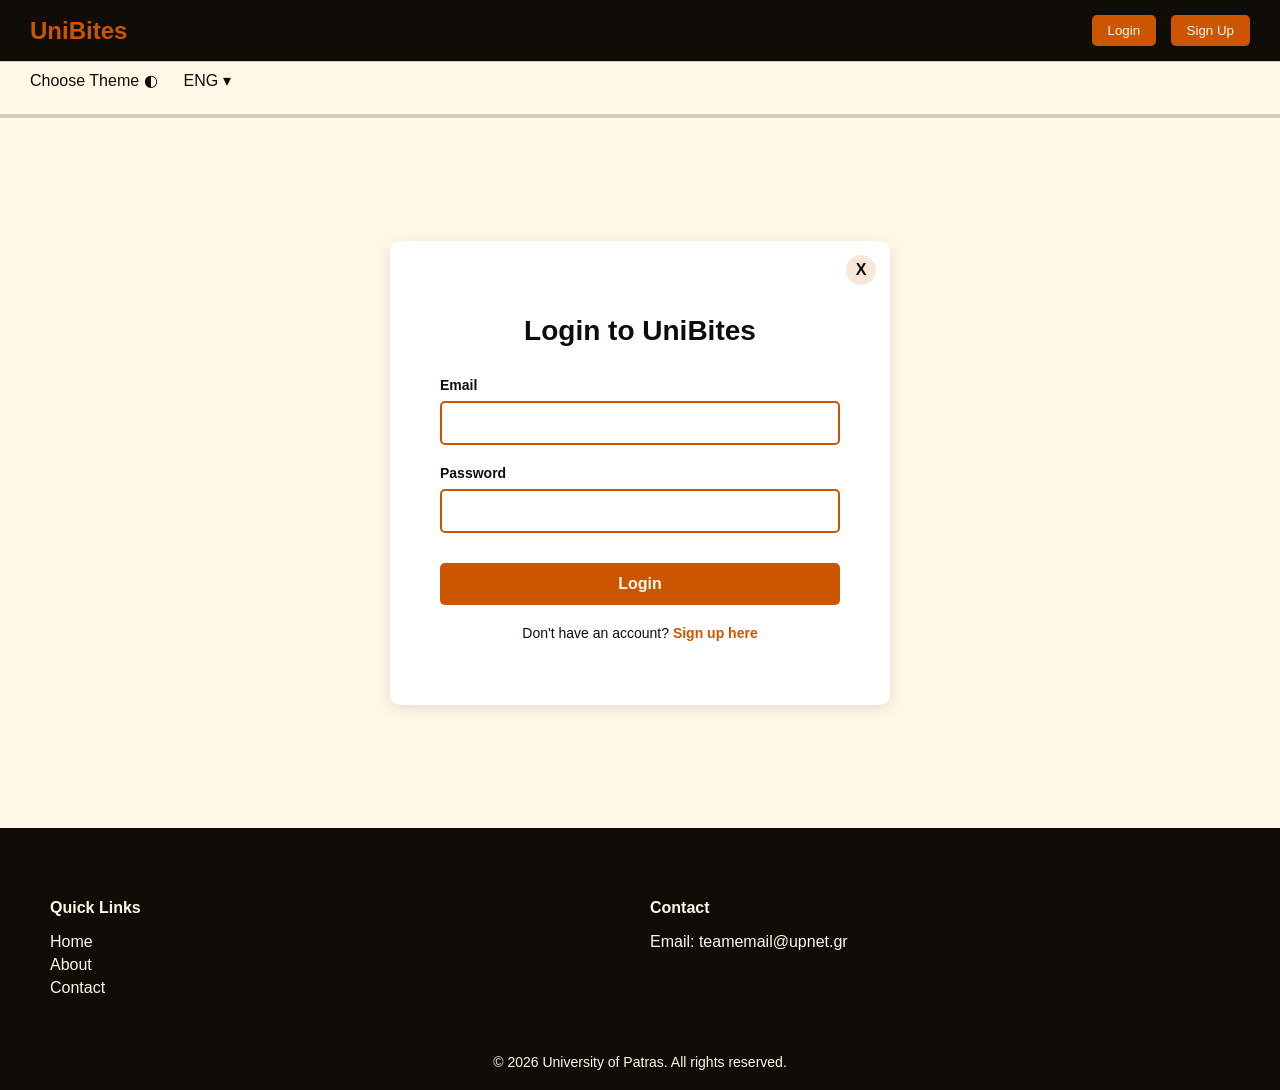
<file: login_register/login.html>
<!DOCTYPE html>
<html>
<head>
    <meta charset="UTF-8">
    <meta name="viewport" content="width=device-width, initial-scale=1.0">
    <title>Login - UniBites</title>
    <link rel="stylesheet" href="login.css">
</head>
<body>

    <!-- NAVIGATION BAR -->
    <nav class="navbar">
        <div class="logo"><a href="../index.html">UniBites</a></div>
        <div class="nav-buttons">
            <button class="login" data-i18n="login">Login</button>
            <button class="signup"><a href="register.html" data-i18n="signup">Sign Up</a></button>
        </div>
    </nav>

        <section class="utility-bar" aria-label="Theme and language controls">
        <div class="utility-group">
                <button class="utility-trigger" type="button" data-menu-target="theme-menu" aria-expanded="false" aria-controls="theme-menu">
                    <span data-i18n="chooseTheme">Choose Theme</span> ◐
                </button>
                <div class="utility-menu" id="theme-menu">
                    <label>
                        <input type="radio" name="theme" value="dark">
                        <span data-i18n="dark">Dark</span>
                    </label>
                    <label>
                        <input type="radio" name="theme" value="light" checked>
                        <span data-i18n="light">Light</span>
                    </label>
                </div>
            </div>

            <div class="utility-group">
            <button class="utility-trigger" type="button" data-menu-target="language-menu" aria-expanded="false" aria-controls="language-menu">
                <span id="language-label">ENG</span> ▾
            </button>
            <div class="utility-menu" id="language-menu">
                <label>
                    <input type="radio" name="language" value="en" checked>
                    English(EN)
                </label>
                <label>
                    <input type="radio" name="language" value="gr">
                    Ελληνικά(GR)
                </label>
            </div>
        </div>
    </section>

    <!-- LOGIN FORM -->
    <section class="auth-container">
        <div class="auth-form">
            <a class="auth-close" href="../index.html" aria-label="Close and return to home">X</a>
            <h2 data-i18n="loginTitle">Login to UniBites</h2>
            <form>
                <div class="form-group">
                    <label for="email" data-i18n="email">Email</label>
                    <input type="email" id="email" name="email" required>
                </div>
                <div class="form-group">
                    <label for="password" data-i18n="password">Password</label>
                    <input type="password" id="password" name="password" required>
                </div>
                <button type="submit" class="auth-button" data-i18n="login">Login</button>
            </form>
            <p class="form-footer">
                <span data-i18n="noAccount">Don't have an account?</span>
                <a href="register.html" data-i18n="signupHere">Sign up here</a>
            </p>
        </div>
    </section>

    <footer class="footer">
    <div class="footer-content">
        <div class="footer-section links">
        <h4 data-i18n="quickLinks">Quick Links</h4>
        <ul>
            <li><a href="../index.html" data-i18n="home">Home</a></li>
            <li><a href="#" data-i18n="about">About</a></li>
            <li><a href="#" data-i18n="contact">Contact</a></li>
        </ul>
        </div>
        <div class="footer-section contact">
        <h4 data-i18n="contact">Contact</h4>
        <p>Email: teamemail@upnet.gr</p>
        </div>
    </div>
    <div class="footer-bottom">
        &copy; 2026 University of Patras. All rights reserved.
    </div>
    </footer>

    <script src="login.js"></script>

</body>
</html>
</file>
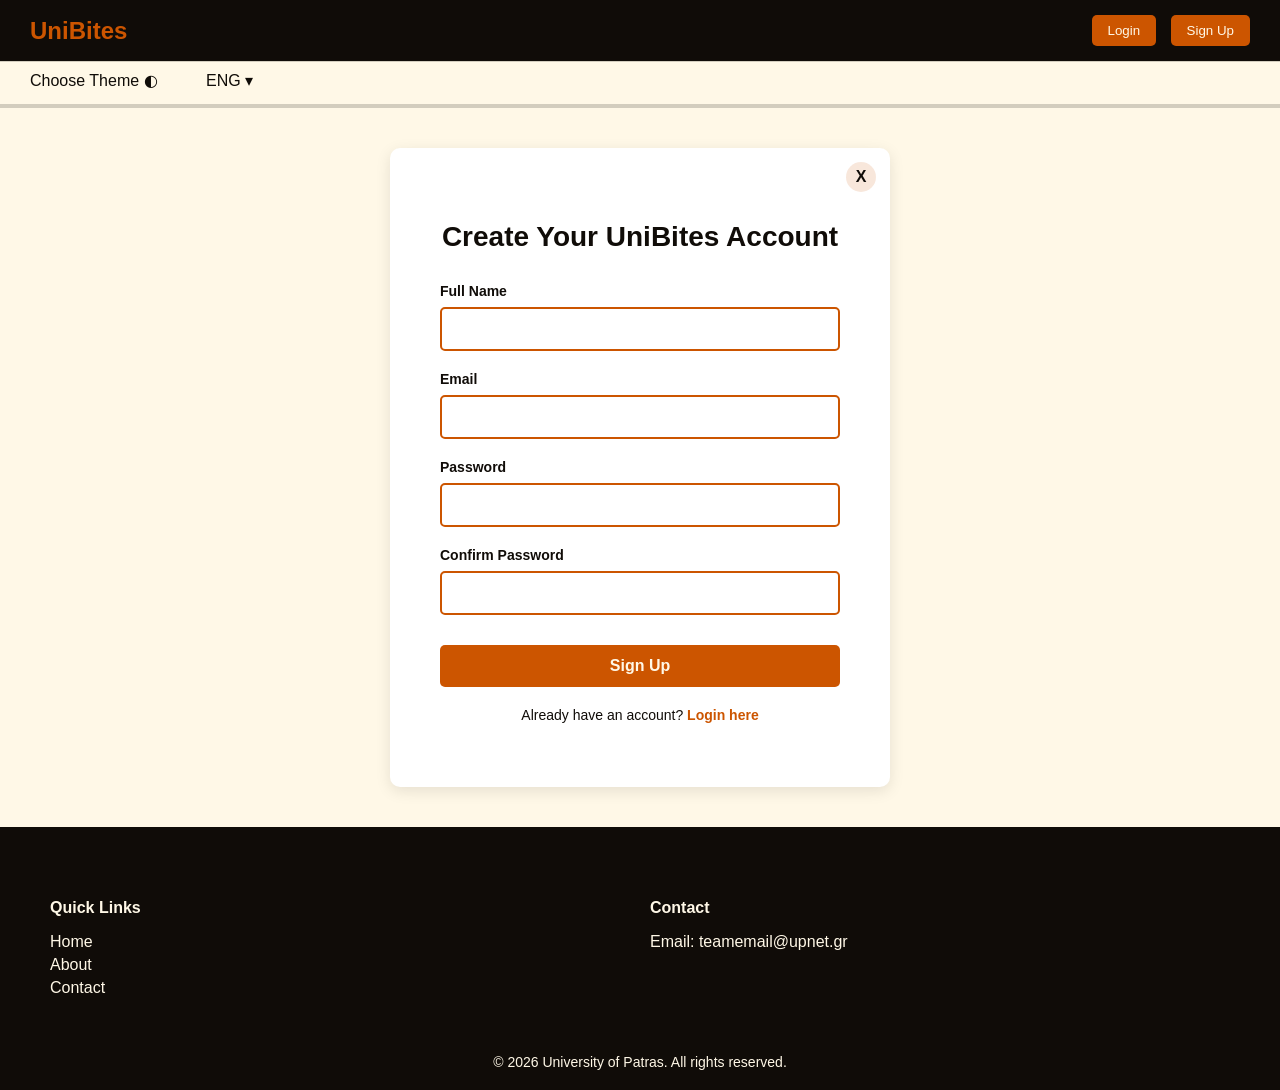
<file: login_register/register.html>
<!DOCTYPE html>
<html>
<head>
    <meta charset="UTF-8">
    <meta name="viewport" content="width=device-width, initial-scale=1.0">
    <title>Sign Up - UniBites</title>
    <link rel="stylesheet" href="register.css">
</head>
<body>

    <!-- NAVIGATION BAR -->
    <nav class="navbar">
        <div class="logo"><a href="../index.html">UniBites</a></div>
        <div class="nav-buttons">
            <button class="login"><a href="login.html" data-i18n="login">Login</a></button>
            <button class="signup" data-i18n="signup">Sign Up</button>
        </div>
    </nav>

        <section class="utility-bar" aria-label="Theme and language controls">
        <div class="utility-group">
                <button class="utility-trigger" type="button" data-menu-target="theme-menu" aria-expanded="false" aria-controls="theme-menu">
                    <span data-i18n="chooseTheme">Choose Theme</span> ◐
                </button>
                <div class="utility-menu" id="theme-menu">
                    <label>
                        <input type="radio" name="theme" value="dark">
                        <span data-i18n="dark">Dark</span>
                    </label>
                    <label>
                        <input type="radio" name="theme" value="light" checked>
                        <span data-i18n="light">Light</span>
                    </label>
                </div>
            </div>

            <div class="utility-group">
            <button class="utility-trigger" type="button" data-menu-target="language-menu" aria-expanded="false" aria-controls="language-menu">
                <span id="language-label">ENG</span> ▾
            </button>
            <div class="utility-menu" id="language-menu">
                <label>
                    <input type="radio" name="language" value="en" checked>
                    English(EN)
                </label>
                <label>
                    <input type="radio" name="language" value="gr">
                    Ελληνικά(GR)
                </label>
            </div>
        </div>
    </section>

    <!-- REGISTER FORM -->
    <section class="auth-container">
        <div class="auth-form">
            <a class="auth-close" href="../index.html" aria-label="Close and return to home">X</a>
            <h2 data-i18n="registerTitle">Create Your UniBites Account</h2>
            <form>
                <div class="form-group">
                    <label for="name" data-i18n="fullName">Full Name</label>
                    <input type="text" id="name" name="name" required>
                </div>
                <div class="form-group">
                    <label for="email" data-i18n="email">Email</label>
                    <input type="email" id="email" name="email" required>
                </div>
                <div class="form-group">
                    <label for="password" data-i18n="password">Password</label>
                    <input type="password" id="password" name="password" required>
                </div>
                <div class="form-group">
                    <label for="confirm-password" data-i18n="confirmPassword">Confirm Password</label>
                    <input type="password" id="confirm-password" name="confirm-password" required>
                </div>
                <button type="submit" class="auth-button" data-i18n="signup">Sign Up</button>
            </form>
            <p class="form-footer">
                <span data-i18n="haveAccount">Already have an account?</span>
                <a href="login.html" data-i18n="loginHere">Login here</a>
            </p>
        </div>
    </section>

    <footer class="footer">
    <div class="footer-content">
        <div class="footer-section links">
        <h4 data-i18n="quickLinks">Quick Links</h4>
        <ul>
            <li><a href="../index.html" data-i18n="home">Home</a></li>
            <li><a href="#" data-i18n="about">About</a></li>
            <li><a href="#" data-i18n="contact">Contact</a></li>
        </ul>
        </div>
        <div class="footer-section contact">
        <h4 data-i18n="contact">Contact</h4>
        <p>Email: teamemail@upnet.gr</p>
        </div>
    </div>
    <div class="footer-bottom">
        &copy; 2026 University of Patras. All rights reserved.
    </div>
    </footer>

    <script src="register.js"></script>

</body>
</html>
</file>
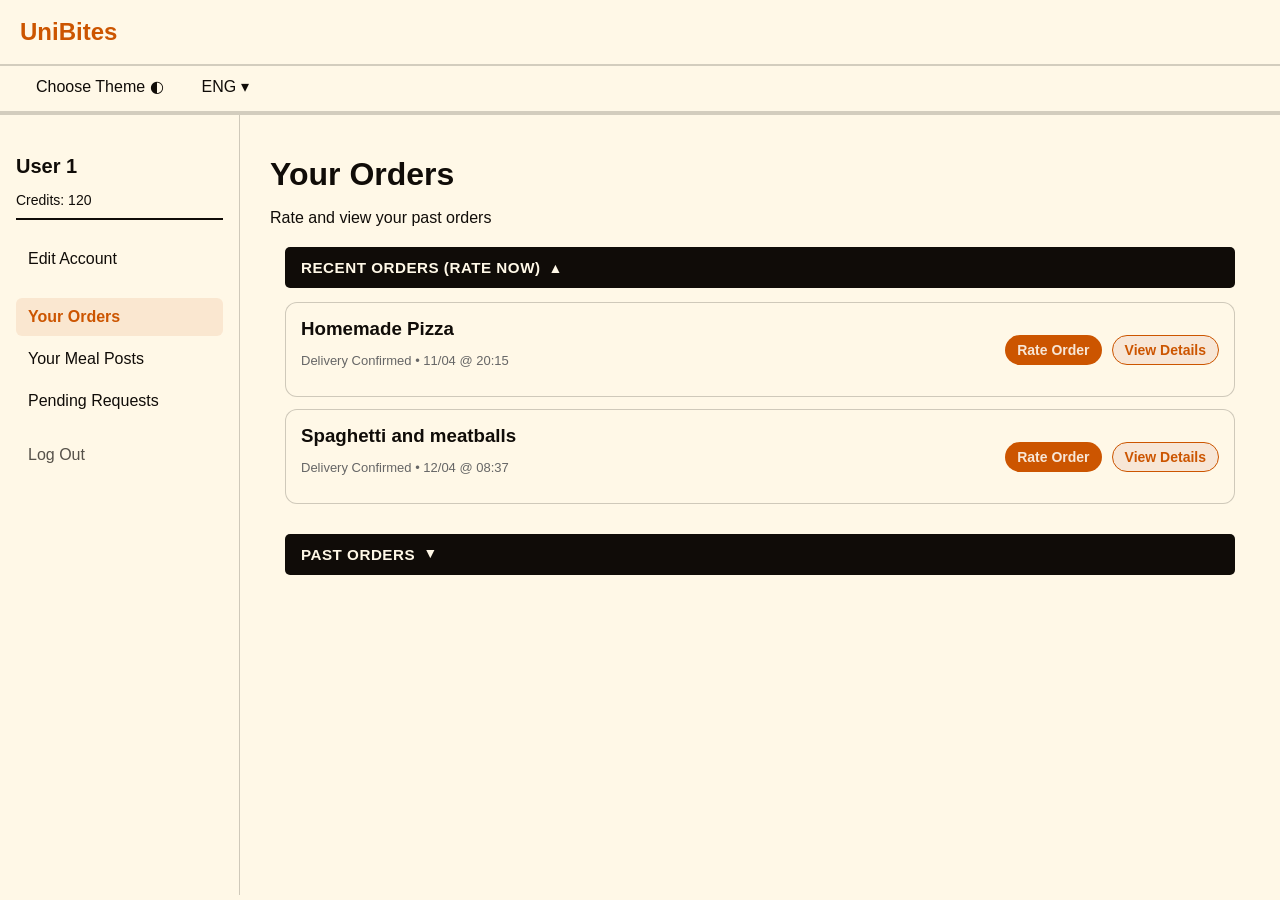
<file: user_orders/user_orders.html>
<!DOCTYPE html>
<html lang="en">
<head>
    <meta charset="UTF-8" />
    <meta name="viewport" content="width=device-width, initial-scale=1.0" />
    <title>UniBites | Your Orders</title>
    <link rel="stylesheet" href="user_orders.css">
</head>

<body class="theme-light">

    <!-- TOP NAV -->
    <header class="topbar">
        <div class="topbar-left">
            <a class="logo" href="/">UniBites</a>
        </div>
    </header>

    <!-- UTILITY BAR -->
    <section class="utility-bar" aria-label="Theme and language controls">

        <div class="utility-group">
            <button class="utility-trigger" type="button">
                <span data-i18n="chooseTheme">Choose Theme</span> ◐
            </button>

            <div class="utility-menu">
                <label>
                    <input type="radio" name="theme" value="dark">
                    <span data-i18n="dark">Dark</span>
                </label>
                <label>
                    <input type="radio" name="theme" value="light" checked>
                    <span data-i18n="light">Light</span>
                </label>
            </div>
        </div>

        <div class="utility-group">
            <button class="utility-trigger" type="button">
                <span id="language-label">ENG</span> ▾
            </button>

            <div class="utility-menu">
                <label>
                    <input type="radio" name="language" value="en" checked>
                    English (EN)
                </label>
                <label>
                    <input type="radio" name="language" value="gr">
                    Ελληνικά (GR)
                </label>
            </div>
        </div>
    </section>

    <!-- MAIN LAYOUT -->
    <div class="layout orders-layout">

        <!-- RIGHT SIDEBAR (ACCOUNT MENU) -->
        <aside class="account-sidebar">

            <!-- ACCOUNT INFO -->
            <section class="account-box">
                <h3 class="username">User 1</h3>
                <p class="credits">Credits: 120</p>
                <a href="/edit-account" class="menu-link">Edit Account</a>
            </section>

            <!-- MENU -->
            <nav class="account-menu">
                <a href="/orders" class="menu-link active">Your Orders</a>
                <a href="/meal-posts" class="menu-link">Your Meal Posts</a>
                <a href="/pending-requests" class="menu-link">Pending Requests</a>
                <a href="/logout" class="menu-link logout">Log Out</a>
            </nav>

        </aside>

        <!-- MAIN CONTENT -->
        <main class="main orders-main">

            <!-- PAGE TITLE -->
            <header  class="page-heading">
                <h1>Your Orders</h1>
                <p>Rate and view your past orders</p>
            </header>

            <!-- RECENT ORDERS (24h) -->
            <section class="orders-section">
                <div class="section-title toggle-header">
                    <span>Recent Orders (Rate Now)</span>
                    <span class="toggle-icon">▲</span>
                </div>

                <div class="order-list">

                    <!-- ORDER CARD -->
                    <article class="order-card highlight">
                        <div class="order-info">
                            <h3 class="post-title">Homemade Pizza</h3>
                            <p class="order-meta">Delivery Confirmed • 11/04 @ 20:15</p>
                        </div>

                        <div class="order-actions">
                            <button class="btn primary">Rate Order</button>
                            <button class="btn secondary">View Details</button>
                        </div>
                    </article>

                    <article class="order-card highlight">
                        <div class="order-info">
                            <h3 class="post-title">Spaghetti and meatballs</h3>
                            <p class="order-meta">Delivery Confirmed • 12/04 @ 08:37</p>
                        </div>

                        <div class="order-actions">
                            <button class="btn primary">Rate Order</button>
                            <button class="btn secondary">View Details</button>
                        </div>
                    </article>

                </div>
            </section>

            <!-- PAST ORDERS -->
            <section class="orders-section">
                <div class="section-title toggle-header collapsed">
                    <span>Past Orders</span>
                    <span class="toggle-icon">▲</span>
                </div>

                <div class="order-list hidden">

                    <article class="order-card">
                        <div class="order-info">
                            <h3 class="post-title">Spaghetti Bolonese</h3>
                            <p class="order-meta">Delivery Confirmed • 03/04 @ 18:30</p>
                        </div>

                        <div class="order-actions">
                            <button class="btn secondary">View Details</button>
                        </div>
                    </article>

                    <article class="order-card">
                        <div class="order-info">
                            <h3 class="post-title">Rizotto</h3>
                            <p class="order-meta">Delivery Confirmed • 23/03 @ 15:12</p>
                        </div>

                        <div class="order-actions">
                            <button class="btn secondary">View Details</button>
                        </div>
                    </article>

                </div>
            </section>

        </main>

    </div>

    <script src="user_orders.js"></script>

</body>
</html>
</file>
<file: login_register/login.css>
body {
    margin: 0;
    font-family: "Trebuchet MS", Helvetica, sans-serif;
    background-color: #fff8e7;
}

body.theme-light {
    background-color: #fff8e7;
    color: #100C08;
}

body.theme-dark {
    background-color: #1a1714;
    color: #f7e6d6;
}

.navbar {
    display: flex;
    justify-content: space-between;
    align-items: center;
    background-color: #100C08;
    color: #cc5500;
    padding: 15px 30px;
}

.logo {
    font-size: 24px;
    font-weight: bold;
}

.logo a {
    color: #cc5500;
    text-decoration: none;
}

.nav-buttons button {
    margin-left: 10px;
    padding: 8px 16px;
    border: none;
    cursor: pointer;
    border-radius: 5px;
}

.nav-buttons .login,
.nav-buttons .signup {
    background-color: #cc5500;
    color: #fff8e7;
}

.nav-buttons a {
    color: #fff8e7;
    text-decoration: none;
}

.utility-bar {
    display: flex;
    align-items: flex-start;
    gap: 26px;
    padding: 10px 30px 14px;
    background-color: #fff8e7;
    border-top: 1px solid rgba(16, 12, 8, 0.18);
    border-bottom: 4px solid rgba(16, 12, 8, 0.18);
}

.utility-group {
    position: relative;
    min-width: 110px;
    min-height: 28px;
}

.utility-trigger {
    background: none;
    border: none;
    color: #100C08;
    font-size: 16px;
    line-height: 1;
    cursor: pointer;
    padding: 0;
    font-family: "Trebuchet MS", Helvetica, sans-serif;
    opacity: 1;
    transform: none;
    pointer-events: auto;
    transition: color 0.2s ease;
}

.utility-menu {
    top: 100%;
    margin-top: 0;
    background-color: #e8ddd0;
    border: 1px solid #100C08;
    border-radius: 14px;
    min-width: 120px;
    padding: 8px;
    display: none;
    flex-direction: column;
    gap: 8px;
    color: #100C08;
    box-shadow: 0 2px 6px rgba(0, 0, 0, 0.16);
    position: absolute;
    z-index: 10;
}

.utility-group:hover .utility-menu {
    display: flex;
}

.utility-menu label {
    display: flex;
    align-items: center;
    gap: 8px;
    font-size: 15px;
    cursor: pointer;
}

body.theme-dark .navbar {
    background-color: #100C08;
}

body.theme-dark .logo a,
body.theme-dark .utility-trigger,
body.theme-dark .auth-form h2,
body.theme-dark .form-group label,
body.theme-dark .form-footer {
    color: #f7e6d6;
}

body.theme-dark .utility-bar {
    background-color: #1a1714;
    border-top-color: rgba(247, 230, 214, 0.22);
    border-bottom-color: rgba(247, 230, 214, 0.22);
}

body.theme-dark .utility-menu {
    background-color: #3b342d;
    border-color: #f7e6d6;
    color: #f7e6d6;
}

body.theme-dark .auth-container {
    background-color: #1a1714;
}

body.theme-dark .auth-form {
    background-color: #2a2520;
}

body.theme-dark .form-group input {
    background-color: #1a1714;
    color: #f7e6d6;
    border-color: #cc5500;
}

body.theme-dark .footer {
    background-color: #100C08;
    color: #f7e6d6;
}

.auth-container {
    display: flex;
    justify-content: center;
    align-items: center;
    min-height: 70vh;
    background-color: #fff8e7;
    padding: 40px 20px;
}

.auth-form {
    position: relative;
    background-color: white;
    padding: 50px;
    border-radius: 10px;
    box-shadow: 0 4px 15px rgba(0, 0, 0, 0.1);
    width: 100%;
    max-width: 400px;
}

.auth-close {
    position: absolute;
    top: 14px;
    right: 14px;
    width: 30px;
    height: 30px;
    display: inline-flex;
    align-items: center;
    justify-content: center;
    border-radius: 50%;
    text-decoration: none;
    font-size: 16px;
    font-weight: 700;
    color: #100C08;
    background-color: rgba(204, 85, 0, 0.14);
    transition: background-color 0.2s ease, transform 0.2s ease;
}

.auth-close:hover {
    background-color: rgba(204, 85, 0, 0.24);
    transform: scale(1.05);
}

body.theme-dark .auth-close {
    color: #f7e6d6;
    background-color: rgba(247, 230, 214, 0.14);
}

body.theme-dark .auth-close:hover {
    background-color: rgba(247, 230, 214, 0.25);
}

.auth-form h2 {
    text-align: center;
    color: #100C08;
    margin-bottom: 30px;
    font-size: 28px;
}

.form-group {
    margin-bottom: 20px;
}

.form-group label {
    display: block;
    margin-bottom: 8px;
    color: #100C08;
    font-weight: 600;
    font-size: 14px;
}

.form-group input {
    width: 100%;
    padding: 12px 15px;
    border: 2px solid #cc5500;
    border-radius: 5px;
    font-family: "Trebuchet MS", Helvetica, sans-serif;
    font-size: 14px;
    box-sizing: border-box;
    transition: border-color 0.3s;
}

.form-group input:focus {
    outline: none;
    border-color: #cc5500;
    box-shadow: 0 0 5px rgba(204, 85, 0, 0.3);
}

.auth-button {
    width: 100%;
    padding: 12px;
    background-color: #cc5500;
    color: #fff8e7;
    border: none;
    border-radius: 5px;
    font-size: 16px;
    font-weight: bold;
    cursor: pointer;
    transition: background-color 0.3s;
    margin-top: 10px;
}

.auth-button:hover {
    background-color: #d96605;
}

.form-footer {
    text-align: center;
    margin-top: 20px;
    color: #100C08;
    font-size: 14px;
}

.form-footer a {
    color: #cc5500;
    text-decoration: none;
    font-weight: 600;
}

.form-footer a:hover {
    text-decoration: underline;
}

.footer {
    background-color: #100C08;
    color: #fff8e7;
    padding: 40px 20px 20px;
    font-family: "Trebuchet MS", Helvetica, sans-serif;
}

.footer-content {
    display: flex;
    justify-content: space-between;
    flex-wrap: wrap;
    max-width: 1200px;
    margin: 0 auto;
}

.footer-section {
    flex: 1 1 200px;
    margin: 10px;
}

.footer-section h4 {
    margin-bottom: 10px;
}

.footer-section ul {
    list-style: none;
    padding: 0;
}

.footer-section ul li {
    margin-bottom: 5px;
}

.footer-section ul li a {
    color: #fff8e7;
    text-decoration: none;
}

.footer-bottom {
    text-align: center;
    margin-top: 20px;
    font-size: 14px;
    border-top: 1px solid #100C08;
    padding-top: 10px;
}
</file>
<file: login_register/register.css>
body {
    margin: 0;
    font-family: "Trebuchet MS", Helvetica, sans-serif;
    background-color: #fff8e7;
}

body.theme-light {
    background-color: #fff8e7;
    color: #100C08;
}

body.theme-dark {
    background-color: #1a1714;
    color: #f7e6d6;
}

.navbar {
    display: flex;
    justify-content: space-between;
    align-items: center;
    background-color: #100C08;
    color: #cc5500;
    padding: 15px 30px;
}

.logo {
    font-size: 24px;
    font-weight: bold;
}

.logo a {
    color: #cc5500;
    text-decoration: none;
}

.nav-buttons button {
    margin-left: 10px;
    padding: 8px 16px;
    border: none;
    cursor: pointer;
    border-radius: 5px;
}

.nav-buttons .login,
.nav-buttons .signup {
    background-color: #cc5500;
    color: #fff8e7;
}

.nav-buttons a {
    color: #fff8e7;
    text-decoration: none;
}

.utility-bar {
    display: flex;
    align-items: flex-start;
    gap: 26px;
    padding: 10px 30px 14px;
    background-color: #fff8e7;
    border-top: 1px solid rgba(16, 12, 8, 0.18);
    border-bottom: 4px solid rgba(16, 12, 8, 0.18);
}

.utility-group {
    position: relative;
    min-width: 150px;
}

.utility-trigger {
    background: none;
    border: none;
    color: #100C08;
    font-size: 16px;
    line-height: 1;
    cursor: pointer;
    padding: 0;
    font-family: "Trebuchet MS", Helvetica, sans-serif;
}

.utility-menu {
    top: 100%;
    margin-top: 0;
    background-color: #e8ddd0;
    border: 1px solid #100C08;
    border-radius: 14px;
    min-width: 120px;
    padding: 8px;
    display: none;
    flex-direction: column;
    gap: 8px;
    color: #100C08;
    box-shadow: 0 2px 6px rgba(0, 0, 0, 0.16);
    position: absolute;
    z-index: 10;
}

.utility-group:hover .utility-menu {
    display: flex;
}

.utility-menu label {
    display: flex;
    align-items: center;
    gap: 8px;
    font-size: 15px;
    cursor: pointer;
}

body.theme-dark .navbar {
    background-color: #100C08;
}

body.theme-dark .logo a,
body.theme-dark .utility-trigger,
body.theme-dark .auth-form h2,
body.theme-dark .form-group label,
body.theme-dark .form-footer {
    color: #f7e6d6;
}

body.theme-dark .utility-bar {
    background-color: #1a1714;
    border-top-color: rgba(247, 230, 214, 0.22);
    border-bottom-color: rgba(247, 230, 214, 0.22);
}

body.theme-dark .utility-menu {
    background-color: #3b342d;
    border-color: #f7e6d6;
    color: #f7e6d6;
}

body.theme-dark .auth-container {
    background-color: #1a1714;
}

body.theme-dark .auth-form {
    background-color: #2a2520;
}

body.theme-dark .form-group input {
    background-color: #1a1714;
    color: #f7e6d6;
    border-color: #cc5500;
}

body.theme-dark .footer {
    background-color: #100C08;
    color: #f7e6d6;
}

.auth-container {
    display: flex;
    justify-content: center;
    align-items: center;
    min-height: 70vh;
    background-color: #fff8e7;
    padding: 40px 20px;
}

.auth-form {
    position: relative;
    background-color: white;
    padding: 50px;
    border-radius: 10px;
    box-shadow: 0 4px 15px rgba(0, 0, 0, 0.1);
    width: 100%;
    max-width: 400px;
}

.auth-close {
    position: absolute;
    top: 14px;
    right: 14px;
    width: 30px;
    height: 30px;
    display: inline-flex;
    align-items: center;
    justify-content: center;
    border-radius: 50%;
    text-decoration: none;
    font-size: 16px;
    font-weight: 700;
    color: #100C08;
    background-color: rgba(204, 85, 0, 0.14);
    transition: background-color 0.2s ease, transform 0.2s ease;
}

.auth-close:hover {
    background-color: rgba(204, 85, 0, 0.24);
    transform: scale(1.05);
}

body.theme-dark .auth-close {
    color: #f7e6d6;
    background-color: rgba(247, 230, 214, 0.14);
}

body.theme-dark .auth-close:hover {
    background-color: rgba(247, 230, 214, 0.25);
}

.auth-form h2 {
    text-align: center;
    color: #100C08;
    margin-bottom: 30px;
    font-size: 28px;
}

.form-group {
    margin-bottom: 20px;
}

.form-group label {
    display: block;
    margin-bottom: 8px;
    color: #100C08;
    font-weight: 600;
    font-size: 14px;
}

.form-group input {
    width: 100%;
    padding: 12px 15px;
    border: 2px solid #cc5500;
    border-radius: 5px;
    font-family: "Trebuchet MS", Helvetica, sans-serif;
    font-size: 14px;
    box-sizing: border-box;
    transition: border-color 0.3s;
}

.form-group input:focus {
    outline: none;
    border-color: #cc5500;
    box-shadow: 0 0 5px rgba(204, 85, 0, 0.3);
}

.auth-button {
    width: 100%;
    padding: 12px;
    background-color: #cc5500;
    color: #fff8e7;
    border: none;
    border-radius: 5px;
    font-size: 16px;
    font-weight: bold;
    cursor: pointer;
    transition: background-color 0.3s;
    margin-top: 10px;
}

.auth-button:hover {
    background-color: #d96605;
}

.form-footer {
    text-align: center;
    margin-top: 20px;
    color: #100C08;
    font-size: 14px;
}

.form-footer a {
    color: #cc5500;
    text-decoration: none;
    font-weight: 600;
}

.form-footer a:hover {
    text-decoration: underline;
}

.footer {
    background-color: #100C08;
    color: #fff8e7;
    padding: 40px 20px 20px;
    font-family: "Trebuchet MS", Helvetica, sans-serif;
}

.footer-content {
    display: flex;
    justify-content: space-between;
    flex-wrap: wrap;
    max-width: 1200px;
    margin: 0 auto;
}

.footer-section {
    flex: 1 1 200px;
    margin: 10px;
}

.footer-section h4 {
    margin-bottom: 10px;
}

.footer-section ul {
    list-style: none;
    padding: 0;
}

.footer-section ul li {
    margin-bottom: 5px;
}

.footer-section ul li a {
    color: #fff8e7;
    text-decoration: none;
}

.footer-bottom {
    text-align: center;
    margin-top: 20px;
    font-size: 14px;
    border-top: 1px solid #100C08;
    padding-top: 10px;
}
</file>
<file: user_orders/user_orders.css>
:root {
    --primary: #cc5500;
    --bg-light: #fff8e7;
    --bg-dark: #1a1714;
    --text-dark: #100C08;
    --text-light: #f7e6d6;
    --menu-bg-light: #e8ddd0;
    --menu-bg-dark: #26211d;
}

/* ------------------------------
   BODY
------------------------------ */
body {
    margin: 0;
    font-family: "Trebuchet MS", Helvetica, sans-serif;
    background-color: var(--bg-light);
    color: var(--text-dark);
}

body.theme-dark {
    background-color: var(--bg-dark);
    color: var(--text-light);
}

/* ------------------------------
   TOPBAR
------------------------------ */
.topbar {
    display: flex;
    justify-content: space-between;
    align-items: center;
    padding: 0 20px;
    height: 64px;
    background-color: var(--bg-light);
    border-bottom: 1px solid rgba(16,12,8,0.18);
}

body.theme-dark .topbar {
    background-color: var(--bg-dark);
    border-bottom-color: rgba(247, 230, 214, 0.18);
}

.logo {
    font-size: 24px;
    font-weight: bold;
    color: var(--primary);
    text-decoration: none;
}

/* ------------------------------
   UTILITY BAR
------------------------------ */
.utility-bar {
    display: flex;
    align-items: flex-start;
    gap: 26px;
    padding: 10px 30px 14px;
    background-color: var(--bg-light);
    border-top: 1px solid rgba(16, 12, 8, 0.18);
    border-bottom: 4px solid rgba(16, 12, 8, 0.18);
}

.utility-group {
    position: relative;
}

.utility-trigger {
    background: none;
    border: none;
    color: var(--text-dark);
    font-size: 16px;
    cursor: pointer;
    font-family: "Trebuchet MS", Helvetica, sans-serif;
}

.utility-menu {
    display: none;
    position: absolute;
    top: 100%;
    left: 0;
    margin-top: 0;
    background-color: var(--menu-bg-light);
    border: 1px solid var(--text-dark);
    border-radius: 14px;
    padding: 8px;
    flex-direction: column;
    gap: 8px;
    z-index: 10;
}

.utility-group:hover .utility-menu {
    display: flex;
}

body.theme-dark .utility-bar {
    background-color: var(--bg-dark);
}

body.theme-dark .utility-trigger {
    color: var(--text-light);
}

body.theme-dark .utility-menu {
    background-color: var(--menu-bg-dark);
    color: var(--text-light);
    border-color: var(--text-light);
}

/* ------------------------------
   BUTTONS
------------------------------ */
.btn {
    border: none;
    border-radius: 999px;
    padding: 6px 12px;
    cursor: pointer;
    font-weight: bold;
    font-size: 14px;
    transition: transform 0.1s ease, box-shadow 0.1s ease, background-color 0.2s ease, border-color 0.2s ease;
}

.btn:hover {
    box-shadow: 0 2px 6px rgba(0,0,0,0.1);
}   

.btn:active {
    transform: translateY(1px);
}

.btn.primary {
    background-color: var(--primary);
    color: var(--text-light);
}

.btn.secondary {
    background-color: var(--text-light);
    border: 1px solid var(--primary);
    color: var(--primary);
}


/* ------------------------------
   PAGE HEADING
------------------------------ */
.page-heading {
    margin-bottom: 20px;
}

.page-heading h1 {
    margin-bottom: 5px;
}

/* ------------------------------
   LAYOUT
------------------------------ */
.orders-layout {
    display: grid;
    grid-template-columns: 240px 1fr;
    min-height: calc(100vh - 120px);
}

/* ------------------------------
   ORDER SECTIONS
------------------------------ */
.orders-section {
    margin-bottom: 30px;
    padding: 0 15px;
}

.section-title {
    display: block;

    background-color: var(--text-dark);
    color: var(--bg-light);

    padding: 12px 16px;
    border-radius: 5px;

    font-weight: bold;
    font-size: 0.95rem;
    letter-spacing: 0.5px;

    margin-bottom: 14px;
    text-transform: uppercase;

    flex: 1;
}

.section-title.toggle-header {
    display: flex;
    align-items: center;
    gap: 8px;
    cursor: pointer;
}

.section-title.toggle-header:hover {
    opacity: 0.9;
}

/* ARROW */
.toggle-icon {
    font-size: 14px;
    color: inherit;
    transition: transform 0.25s ease-in-out;
}

.section-title.collapsed .toggle-icon {
    transform: rotate(180deg);
}

/* ------------------------------
   ORDER CARDS
------------------------------ */
.orders-main {
    padding: 20px 30px;
}

.order-list {
    display: flex;
    flex-direction: column;
    gap: 12px;
    overflow: hidden;

    max-height: 1000px;
    transition: max-height 0.35s ease, opacity 0.25s ease;
    opacity: 1;

}

.order-list.hidden {
    max-height: 0;
    opacity: 0;
    pointer-events: none;
}

.order-card {
    display: flex;
    justify-content: space-between;
    align-items: center;
    padding: 15px;
    border-radius: 12px;
    border: 1px solid rgba(16,12,8,0.2);
    background-color: var(--bg-light);
}

.order-card:hover {
    border-color: var(--primary);
}

.post-title {
    margin: 0 0 4px;
}

.order-meta {
    font-size: 13px;
    color: #666;
}

.order-actions {
    display: flex;
    gap: 10px;
}

/* ------------------------------
   ACCOUNT SIDEBAR
------------------------------ */
.account-sidebar {
    padding: 20px 16px;
    background-color: var(--bg-light);

    border-right: 1px solid rgba(16,12,8,0.2);

    display: flex;
    flex-direction: column;
}

.account-box {
    margin-bottom: 20px;
}

.account-box .username {
    font-size: 20px;
    margin-bottom: 4px;
}

.account-box .credits {
    font-size: 14px;
    margin-bottom: 20px;
    padding-bottom: 10px;
    border-bottom: 2px solid var(--text-dark);
    
}

.account-menu {
    display: flex;
    flex-direction: column;
    gap: 4px;
}

.menu-link {
    text-decoration: none;
    padding: 10px 12px;
    border-radius: 6px;
    color: var(--text-dark);
    display: block;
    transition: background 0.15s ease;
}

.menu-link:hover {
    background-color: var(--menu-bg-light);
}

.menu-link.active {
    font-weight: bold;
    background-color: rgba(204, 85, 0, 0.1);
    color: var(--primary);
}

.menu-link.logout {
    margin-top: 12px;
    opacity: 0.7;
}

/* ------------------------------
   DARK MODE
------------------------------ */
body.theme-dark .topbar,
body.theme-dark .account-sidebar{
    background-color: var(--bg-dark);
}

body.theme-dark .order-card {
    background-color: var(--bg-dark);
    border: 1px solid rgba(247, 230, 214, 0.15);
}

body.theme-dark .order-card:hover {
    border-color: var(--primary);
}

body.theme-dark .account-sidebar {
    background-color: var(--bg-dark);
    border-right-color: rgba(247,230,214,0.2);
}

body.theme-dark .account-box {
    border-bottom-color: rgba(247,230,214,0.1);
}

body.theme-dark .menu-link {
    color: var(--text-light);
}

body.theme-dark .menu-link:hover {
    background-color: var(--menu-bg-dark);
}

body.theme-dark .menu-link.active {
    background-color: rgba(204, 85, 0, 0.2);
}

body.theme-dark .order-meta {
    color: var(--text-light);
}

body.theme-dark .account-box .credits {
    border-bottom: 2px solid var(--text-light);
    
}

body.theme-dark .section-title {
    background-color: var(--text-light);
    color: var(--bg-dark);
}

body.theme-dark .btn.primary {
    color: var(--text-dark);
}

body.theme-dark .btn.secondary {
    background-color: var(--text-dark);
}

body.theme-dark .btn:hover {
    box-shadow: 0 4px 12px rgba(247, 230, 214, 0.12);
}

/* ------------------------------
   RESPONSIVE (in progress)
------------------------------ */
@media (max-width: 900px) {
    .orders-layout {
        grid-template-columns: 1fr;
    }

    .account-sidebar {
        border-right: none;
        border-bottom: 1px solid rgba(16,12,8,0.2);
    }
}
</file>
